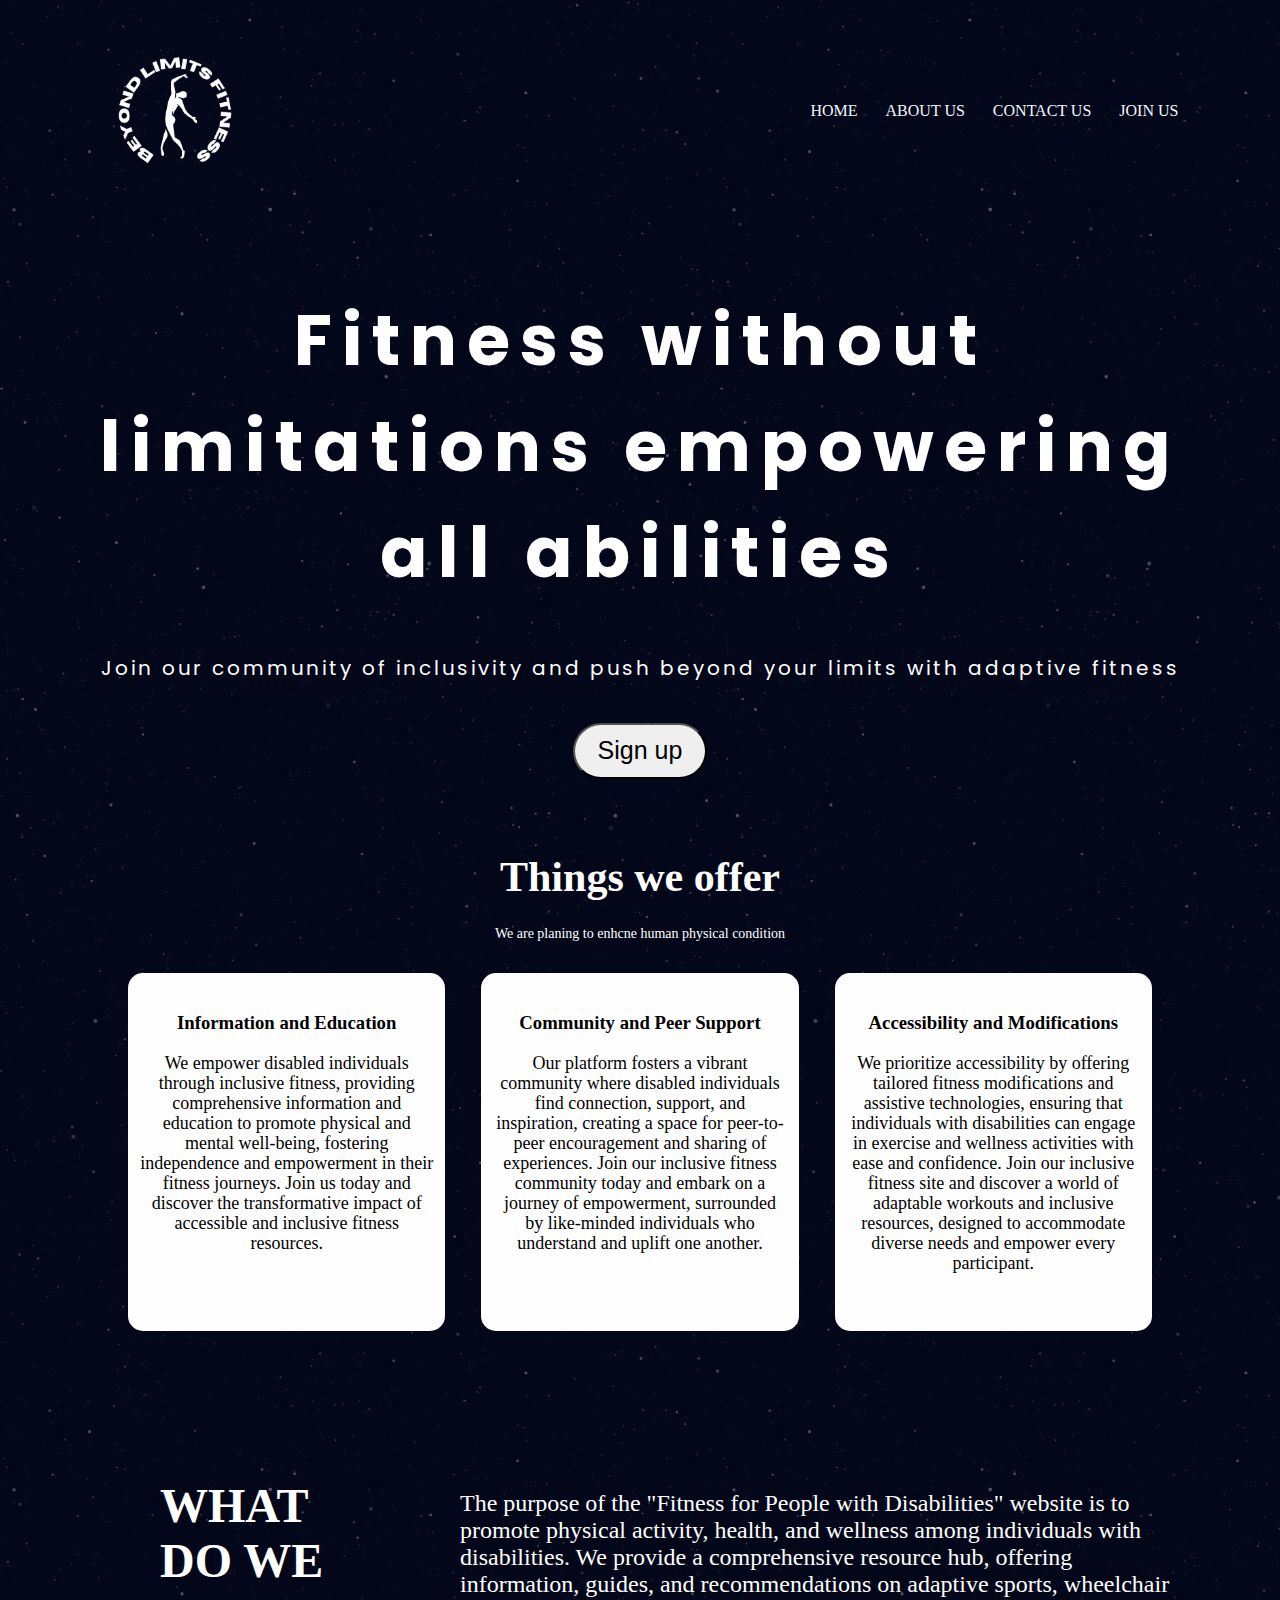
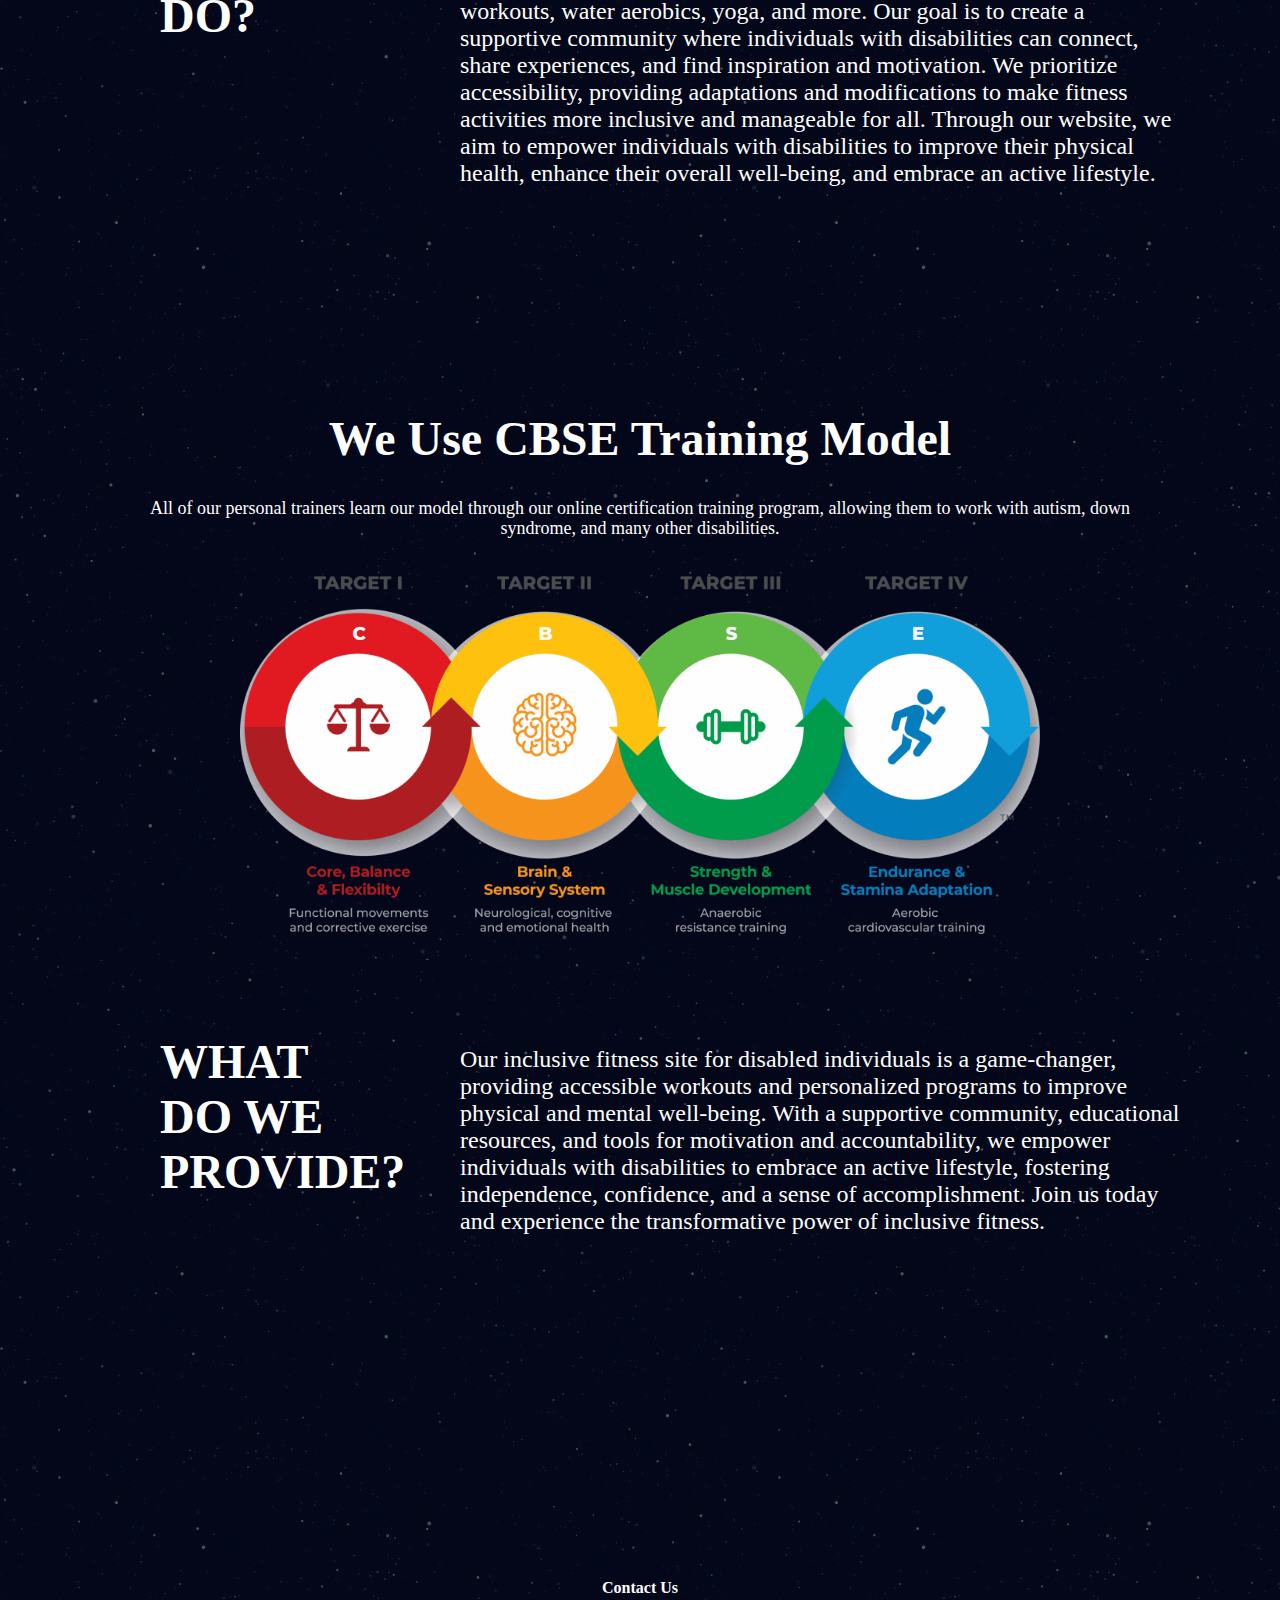
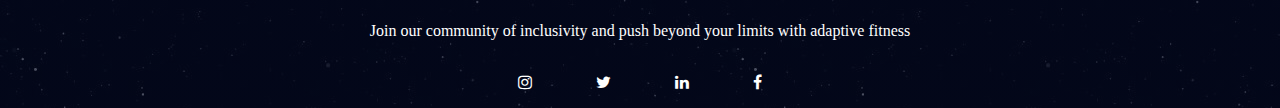
<file: index.html>
<!DOCTYPE html>
<html lang="en">
<head>
    <meta charset="UTF-8">
    <meta http-equiv="X-UA-Compatible" content="IE=edge">
    <meta name="viewport" content="width=device-width, initial-scale=1.0">
    <link rel="preconnect" href="https://fonts.googleapis.com">
    <link rel="preconnect" href="https://fonts.googleapis.com">
    <link rel="preconnect" href="https://fonts.gstatic.com" crossorigin>
    <link href="https://fonts.googleapis.com/css2?family=Poppins:wght@100;600&display=swap" rel="stylesheet">
    <link rel="stylesheet" href="https://cdnjs.cloudflare.com/ajax/libs/font-awesome/4.7.0/css/font-awesome.min.css">
    <link rel="stylesheet" href="https://cdnjs.cloudflare.com/ajax/libs/font-awesome/4.7.0/css/font-awesome.min.css">
    <link rel="stylesheet" href="styles.css">
    <title>Beyond Limits Fitness</title>
</head>
<body>
   <section class="header">
        <nav>
            <a href="index.html"><img src="Logo-removebg-preview.png"></a>
            <div class="nav-links">
                
                <ul>
                    <li><a href="index.html">HOME</a></li>
                    <li><a href="About.html">ABOUT US</a></li>
                    <li><a href="contactus.html">CONTACT US</a></li>
                    <li><a href="joinus.html">JOIN US</a></li>
                </ul>
            </div>
           
        </nav>


    

   </section>
    <div class="text-box">
    <h1>Fitness without limitations empowering all abilities</h1>
    <p>Join our community of inclusivity and push beyond your limits with adaptive fitness</p>
    <button><a href="signup.html">Sign up</a></button>
    </div>


    <section class="course">

            <h1>Things we offer</h1>
            <p>We are planing to enhcne human physical condition</p>

        <div class="row">

            <div class="course-col">
                <h3>Information and Education</h3>
                <p>We empower disabled individuals through inclusive fitness, providing comprehensive information and education to promote physical and mental well-being, fostering independence and empowerment in their fitness journeys. Join us today and discover the transformative impact of accessible and inclusive fitness resources.</p>
            </div>

            <div class="course-col">
                <h3>Community and Peer Support</h3>
                <p>Our platform fosters a vibrant community where disabled individuals find connection, support, and inspiration, creating a space for peer-to-peer encouragement and sharing of experiences. Join our inclusive fitness community today and embark on a journey of empowerment, surrounded by like-minded individuals who understand and uplift one another.




                </p>
            </div>

            <div class="course-col">
                <h3>Accessibility and Modifications</h3>
                <p>We prioritize accessibility by offering tailored fitness modifications and assistive technologies, ensuring that individuals with disabilities can engage in exercise and wellness activities with ease and confidence. Join our inclusive fitness site and discover a world of adaptable workouts and inclusive resources, designed to accommodate diverse needs and empower every participant.</p>
            </div>



        </div>


    </section>


    <section class="whoweare">
        <div class="rowwhoweare">

            
            <div class="colwho">
                <h1>WHAT DO WE DO?</h1>
            </div>

            <div class="colwho">
                <p>The purpose of the "Fitness for People with Disabilities" website is to promote physical activity, health, and wellness among individuals with disabilities. We provide a comprehensive resource hub, offering information, guides, and recommendations on adaptive sports, wheelchair workouts, water aerobics, yoga, and more. Our goal is to create a supportive community where individuals with disabilities can connect, share experiences, and find inspiration and motivation. We prioritize accessibility, providing adaptations and modifications to make fitness activities more inclusive and manageable for all. Through our website, we aim to empower individuals with disabilities to improve their physical health, enhance their overall well-being, and embrace an active lifestyle.</p>
            </div>
        </div>
            
    </section>

   .

    
    <section class="cbse">

        <h1>We Use CBSE Training Model</h1>
        <p>All of our personal trainers learn our model through our online certification training program, allowing them to work with autism, down syndrome, and many other disabilities.</p>
        <img src="cbse.png">

    </section>

    <section class="whoweare">
        <div class="rowwhoweare">

            
            <div class="colwho">
                <h1>WHAT DO WE PROVIDE?</h1>
            </div>

            <div class="colwho">
                <P>
                    Our inclusive fitness site for disabled individuals is a game-changer, providing accessible workouts and personalized programs to improve physical and mental well-being. With a supportive community, educational resources, and tools for motivation and accountability, we empower individuals with disabilities to embrace an active lifestyle, fostering independence, confidence, and a sense of accomplishment. Join us today and experience the transformative power of inclusive fitness.</P>
            </div>
        </div>
            
    </section>


  

    <section class="footer">
            <h4>Contact Us</h4>
            <P>Join our community of inclusivity and push beyond your limits with adaptive fitness</P>
            <div class="icons">
            
            <i class="fa fa-instagram" aria-hidden="true"></i>
            <i class="fa fa-twitter" aria-hidden="true"></i>
            <i class="fa fa-linkedin" aria-hidden="true"></i>
            <i class="fa fa-facebook" aria-hidden="true"></i>
            </div>


    </section>


    

</body>
</html>
</file>
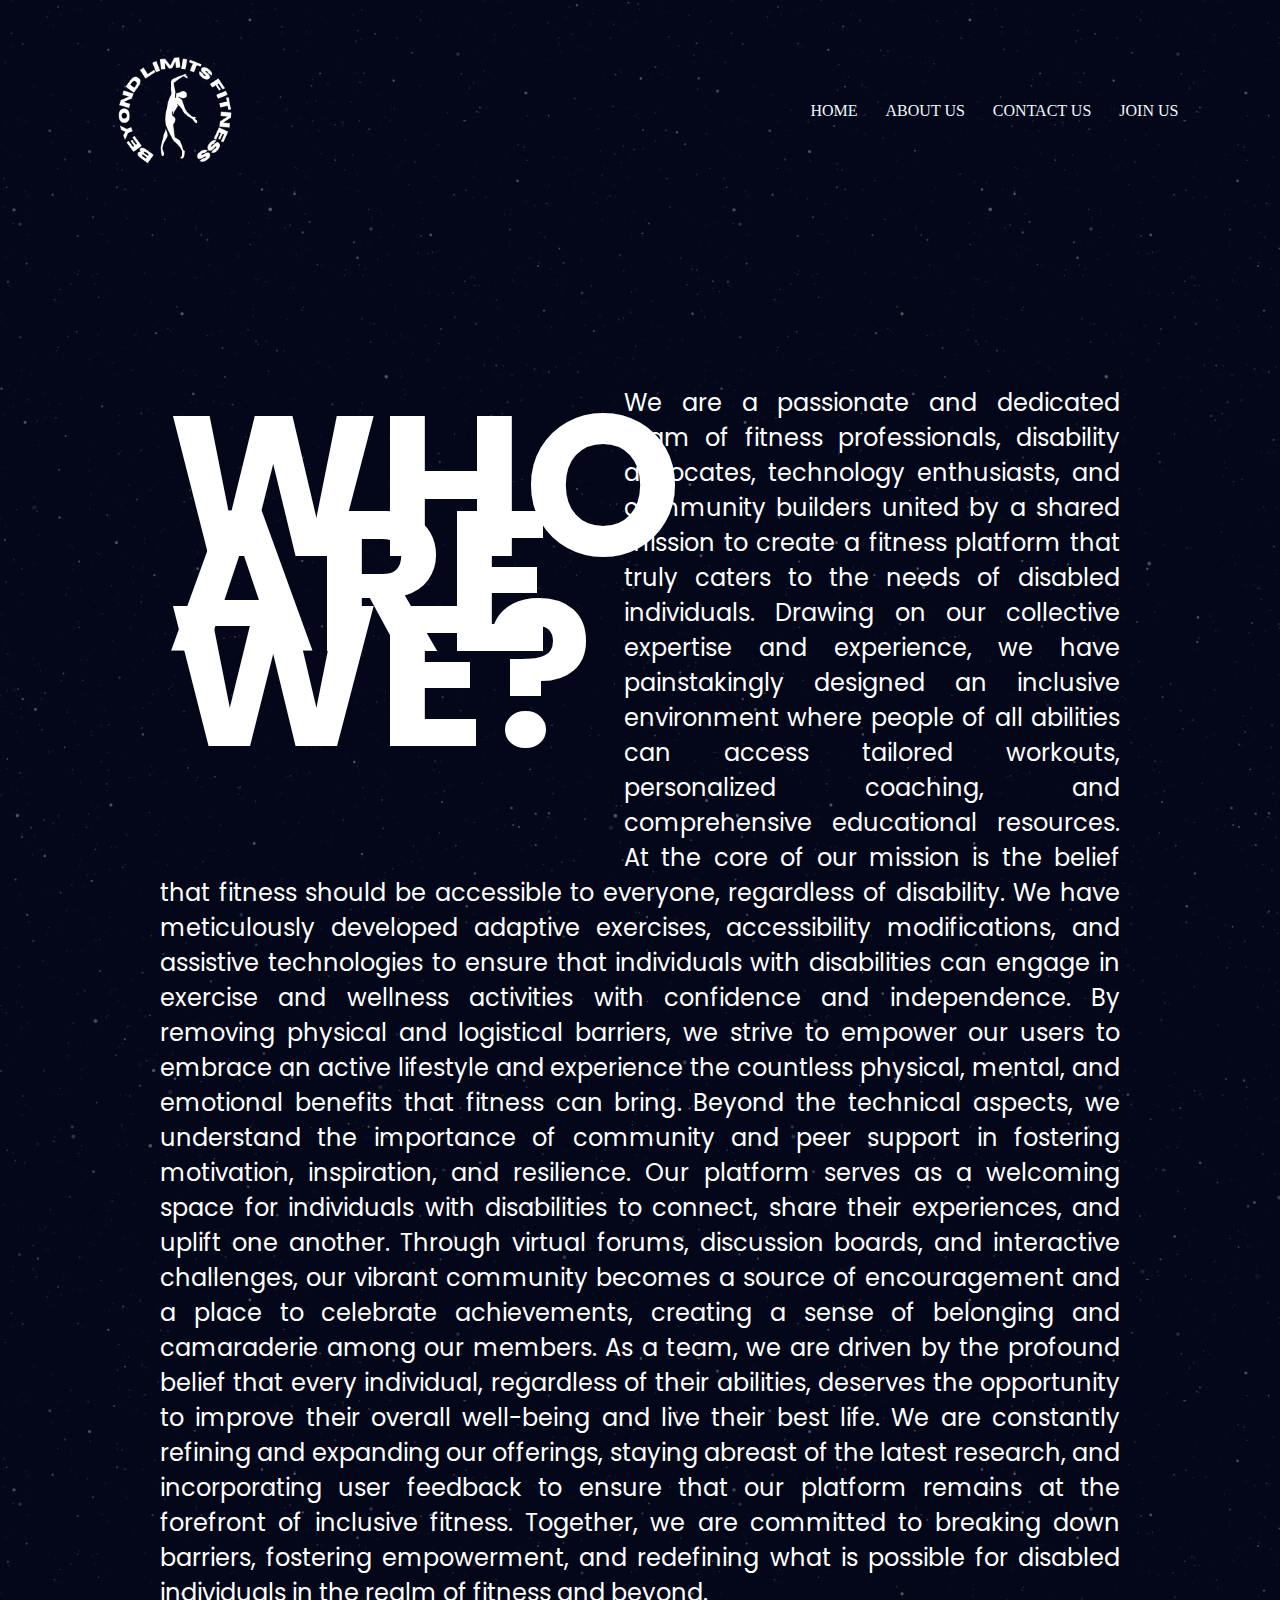
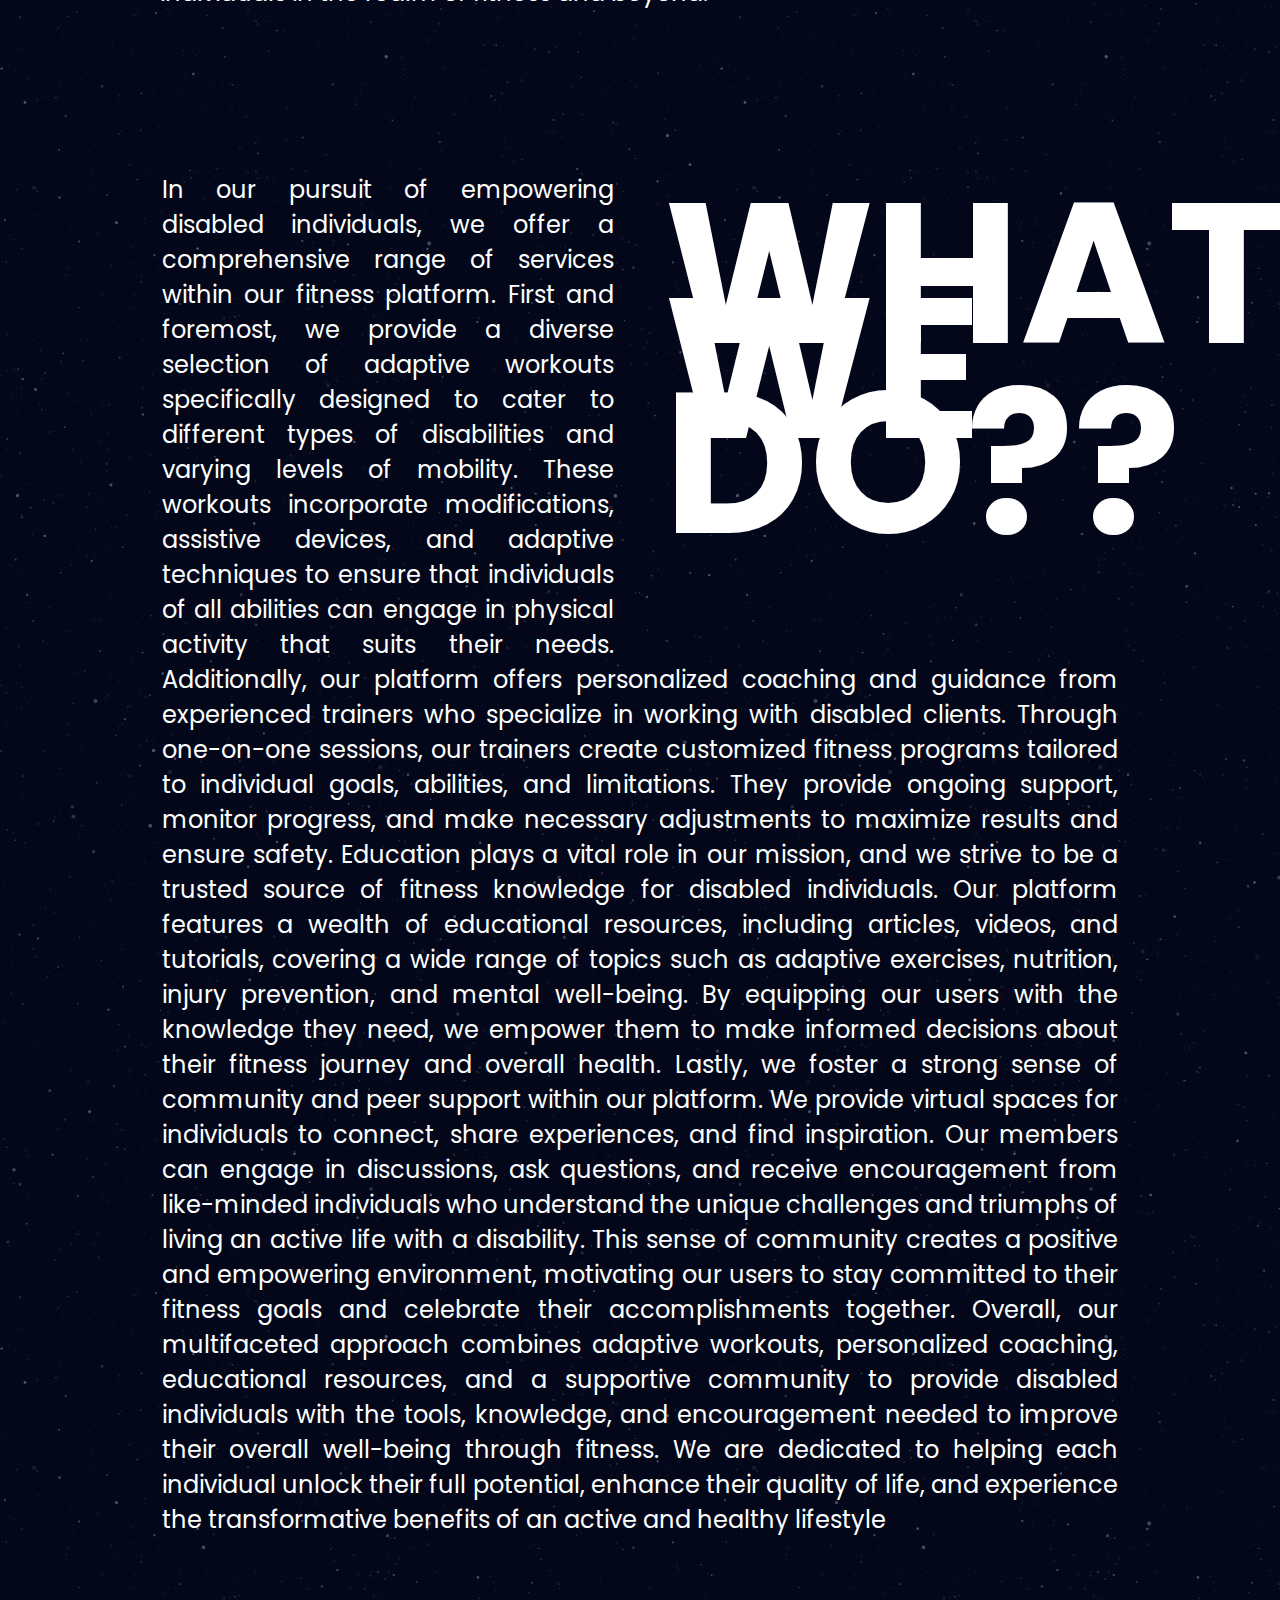
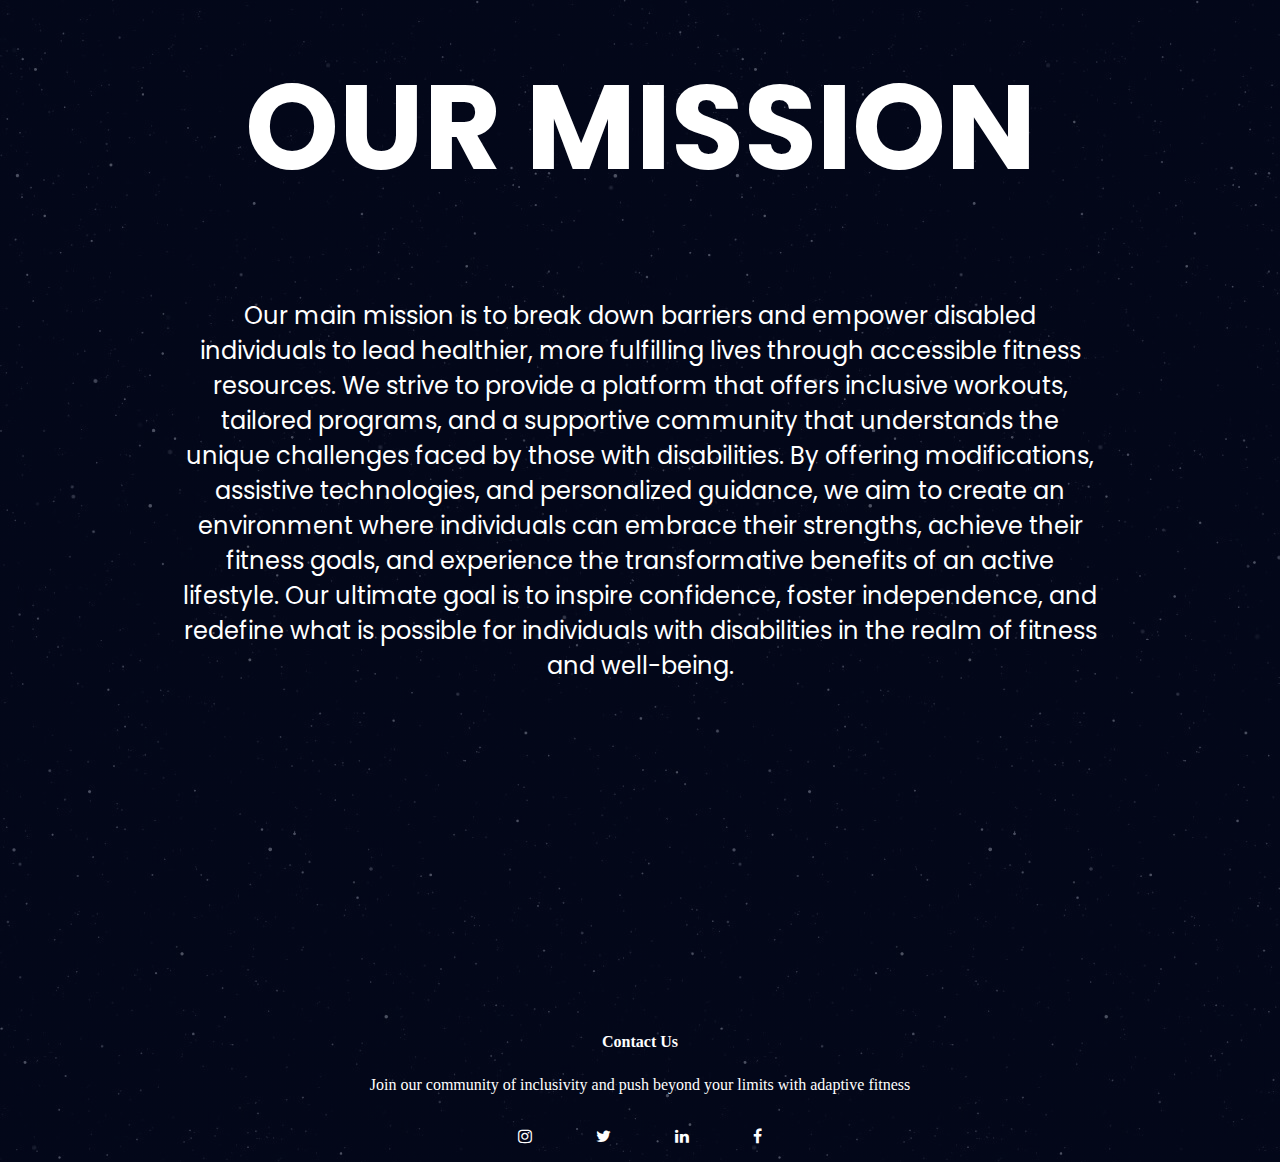
<file: About.html>
<!DOCTYPE html>
<html lang="en">
<head>
    <meta charset="UTF-8">
    <meta http-equiv="X-UA-Compatible" content="IE=edge">
    <meta name="viewport" content="width=device-width, initial-scale=1.0">
    <link rel="preconnect" href="https://fonts.googleapis.com">
    <link rel="preconnect" href="https://fonts.googleapis.com">
    <link rel="preconnect" href="https://fonts.gstatic.com" crossorigin>
    <link href="https://fonts.googleapis.com/css2?family=Poppins:wght@100;600&display=swap" rel="stylesheet">
    <link rel="stylesheet" href="https://cdnjs.cloudflare.com/ajax/libs/font-awesome/4.7.0/css/font-awesome.min.css">
    <link rel="stylesheet" href="https://cdnjs.cloudflare.com/ajax/libs/font-awesome/4.7.0/css/font-awesome.min.css">
    <link rel="stylesheet" href="styles.css">
    <title>Beyond Limits Fitness</title>
</head>
<body>
    <section class="header">
        <nav>
            <a href="index.html"><img src="Logo-removebg-preview.png"></a>
            <div class="nav-links">
                
                <ul>
                    <li><a href="http://127.0.0.1:5500/index.html">HOME</a></li>
                    <li><a href="http://127.0.0.1:5500/About.html">ABOUT US</a></li>
                    <li><a href="contactus.html">CONTACT US</a></li>
                    <li><a href="joinus.html">JOIN US</a></li>
                </ul>
            </div>
           
        </nav>



    <div class="bdytxt">

        <aside>
            <h1>WHO ARE WE?</h1>
        </aside>
    
        <p>We are a passionate and dedicated team of fitness professionals, disability advocates, technology enthusiasts, and community builders united by a shared mission to create a fitness platform that truly caters to the needs of disabled individuals. Drawing on our collective expertise and experience, we have painstakingly designed an inclusive environment where people of all abilities can access tailored workouts, personalized coaching, and comprehensive educational resources.
            At the core of our mission is the belief that fitness should be accessible to everyone, regardless of disability. We have meticulously developed adaptive exercises, accessibility modifications, and assistive technologies to ensure that individuals with disabilities can engage in exercise and wellness activities with confidence and independence. By removing physical and logistical barriers, we strive to empower our users to embrace an active lifestyle and experience the countless physical, mental, and emotional benefits that fitness can bring.       
            Beyond the technical aspects, we understand the importance of community and peer support in fostering motivation, inspiration, and resilience. Our platform serves as a welcoming space for individuals with disabilities to connect, share their experiences, and uplift one another. Through virtual forums, discussion boards, and interactive challenges, our vibrant community becomes a source of encouragement and a place to celebrate achievements, creating a sense of belonging and camaraderie among our members.           
            As a team, we are driven by the profound belief that every individual, regardless of their abilities, deserves the opportunity to improve their overall well-being and live their best life. We are constantly refining and expanding our offerings, staying abreast of the latest research, and incorporating user feedback to ensure that our platform remains at the forefront of inclusive fitness. Together, we are committed to breaking down barriers, fostering empowerment, and redefining what is possible for disabled individuals in the realm of fitness and beyond. </p>

       
    </div>

    <div class="bdytxt1">

        <aside>
            <h1>WHAT  WE DO??</h1>
        </aside>
    
        <p>
            In our pursuit of empowering disabled individuals, we offer a comprehensive range of services within our fitness platform. First and foremost, we provide a diverse selection of adaptive workouts specifically designed to cater to different types of disabilities and varying levels of mobility. These workouts incorporate modifications, assistive devices, and adaptive techniques to ensure that individuals of all abilities can engage in physical activity that suits their needs.      
            Additionally, our platform offers personalized coaching and guidance from experienced trainers who specialize in working with disabled clients. Through one-on-one sessions, our trainers create customized fitness programs tailored to individual goals, abilities, and limitations. They provide ongoing support, monitor progress, and make necessary adjustments to maximize results and ensure safety.        
            Education plays a vital role in our mission, and we strive to be a trusted source of fitness knowledge for disabled individuals. Our platform features a wealth of educational resources, including articles, videos, and tutorials, covering a wide range of topics such as adaptive exercises, nutrition, injury prevention, and mental well-being. By equipping our users with the knowledge they need, we empower them to make informed decisions about their fitness journey and overall health.          
            Lastly, we foster a strong sense of community and peer support within our platform. We provide virtual spaces for individuals to connect, share experiences, and find inspiration. Our members can engage in discussions, ask questions, and receive encouragement from like-minded individuals who understand the unique challenges and triumphs of living an active life with a disability. This sense of community creates a positive and empowering environment, motivating our users to stay committed to their fitness goals and celebrate their accomplishments together.
            Overall, our multifaceted approach combines adaptive workouts, personalized coaching, educational resources, and a supportive community to provide disabled individuals with the tools, knowledge, and encouragement needed to improve their overall well-being through fitness. We are dedicated to helping each individual unlock their full potential, enhance their quality of life, and experience the transformative benefits of an active and healthy lifestyle </p>

       
    </div>

    <div class="ourmission">

        <h1>OUR MISSION</h1>
        <p>Our main mission is to break down barriers and empower disabled individuals to lead healthier, more fulfilling lives through accessible fitness resources. We strive to provide a platform that offers inclusive workouts, tailored programs, and a supportive community that understands the unique challenges faced by those with disabilities. By offering modifications, assistive technologies, and personalized guidance, we aim to create an environment where individuals can embrace their strengths, achieve their fitness goals, and experience the transformative benefits of an active lifestyle. Our ultimate goal is to inspire confidence, foster independence, and redefine what is possible for individuals with disabilities in the realm of fitness and well-being.</p>
    </div>


    <section class="footer">
        <h4>Contact Us</h4>
        <P>Join our community of inclusivity and push beyond your limits with adaptive fitness</P>
        <div class="icons">
        
        <i class="fa fa-instagram" aria-hidden="true"></i>
        <i class="fa fa-twitter" aria-hidden="true"></i>
        <i class="fa fa-linkedin" aria-hidden="true"></i>
        <i class="fa fa-facebook" aria-hidden="true"> </i>
        </div>


</section>

    
</body>
</html>
</file>
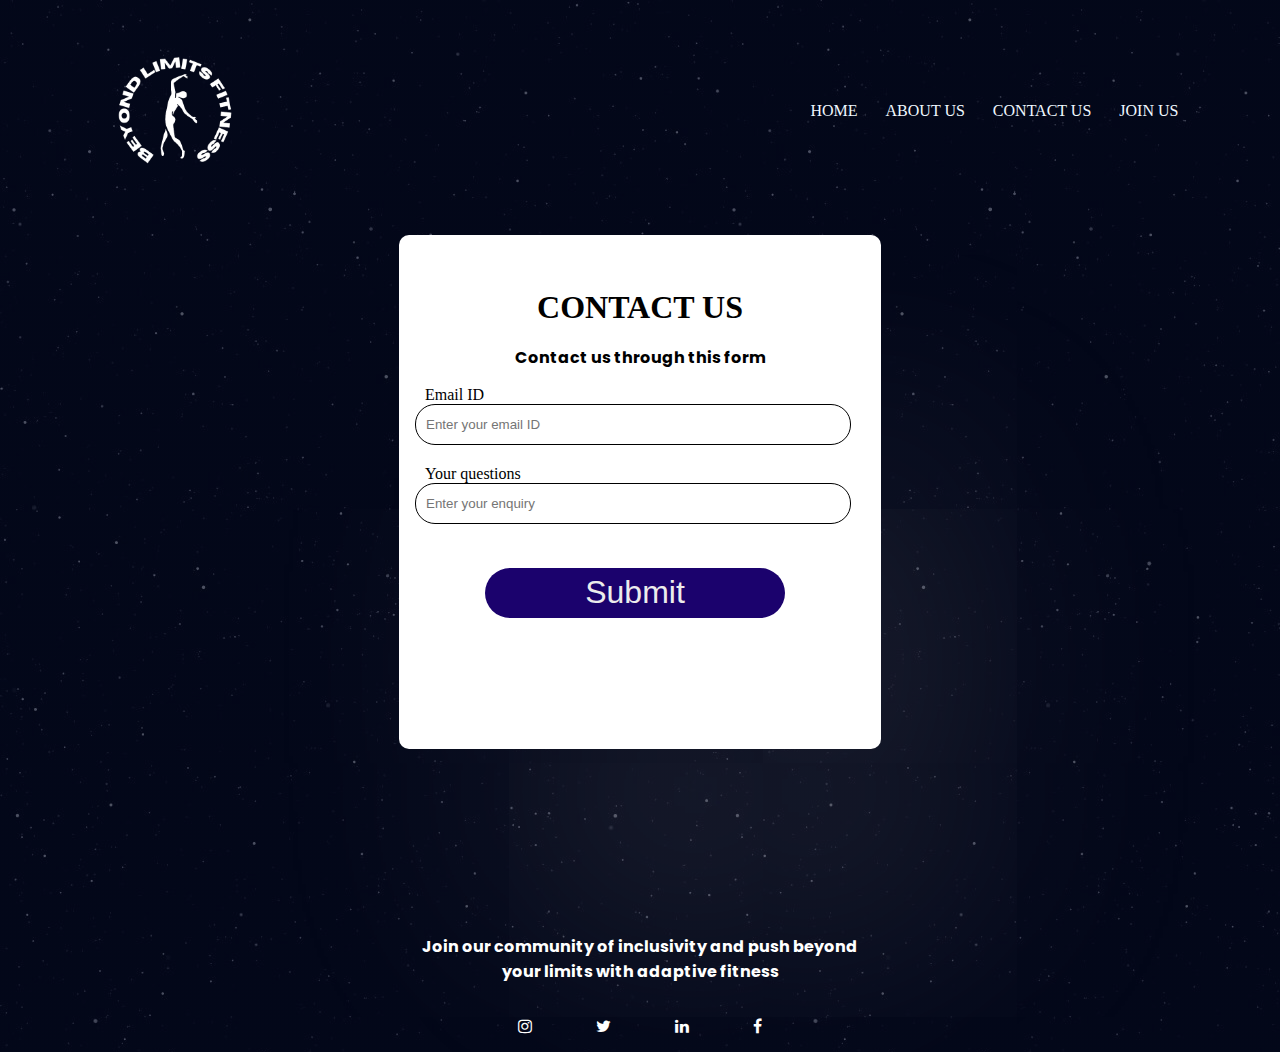
<file: contactus.html>
<!DOCTYPE html>
<html lang="en">
<head>
    <meta charset="UTF-8">
    <meta name="viewport" content="width=device-width, initial-scale=1.0">
    <meta name="viewport" content="width=device-width, initial-scale=1.0">
    <link rel="preconnect" href="https://fonts.googleapis.com">
    <link rel="preconnect" href="https://fonts.googleapis.com">
    <link rel="preconnect" href="https://fonts.gstatic.com" crossorigin>
    <link href="https://fonts.googleapis.com/css2?family=Poppins:wght@100;600&display=swap" rel="stylesheet">
    <link rel="stylesheet" href="https://cdnjs.cloudflare.com/ajax/libs/font-awesome/4.7.0/css/font-awesome.min.css">
    <link rel="stylesheet" href="https://cdnjs.cloudflare.com/ajax/libs/font-awesome/4.7.0/css/font-awesome.min.css">
    <link rel=  "stylesheet" href="styles.css">
    <title>Beyond Limits Fitness</title>
</head>
<body>
    <section class="header">
        <nav>
            <a href="index.html"><img src="Logo-removebg-preview.png"></a>
            <div class="nav-links">
                
                <ul>
                    <li><a href="index.html">HOME</a></li>
                    <li><a href="About.html">ABOUT US</a></li>
                    <li><a href="contactus.html">CONTACT US</a></li>
                    <li><a href="joinus.html">JOIN US</a></li>
                </ul>
            </div>
           
        </nav>
   </section>



   <div class="wrapper2">
    <h1>CONTACT US</h1>
    <p>Contact us through this form</p>
    <form action="https://formspree.io/f/xknadqnz" method="POST">
    <label for="email">Email ID</label>
    <input type="text" id="email"  name="email" placeholder="Enter your email ID">
    
    <label for="q">Your questions</label>
    <input type="text" id="q" name="q" placeholder="Enter your enquiry">

    
         
        <button type="submit">Submit</button>
    </form>

















   <section class="footer">
   
    <P>Join our community of inclusivity and push beyond your limits with adaptive fitness</P>
    <div class="icons">
    
    <i class="fa fa-instagram" aria-hidden="true"></i>
    <i class="fa fa-twitter" aria-hidden="true"></i>
    <i class="fa fa-linkedin" aria-hidden="true"></i>
    <i class="fa fa-facebook" aria-hidden="true"></i>
    </div>


   </section>
    
</body>
</html>
</file>
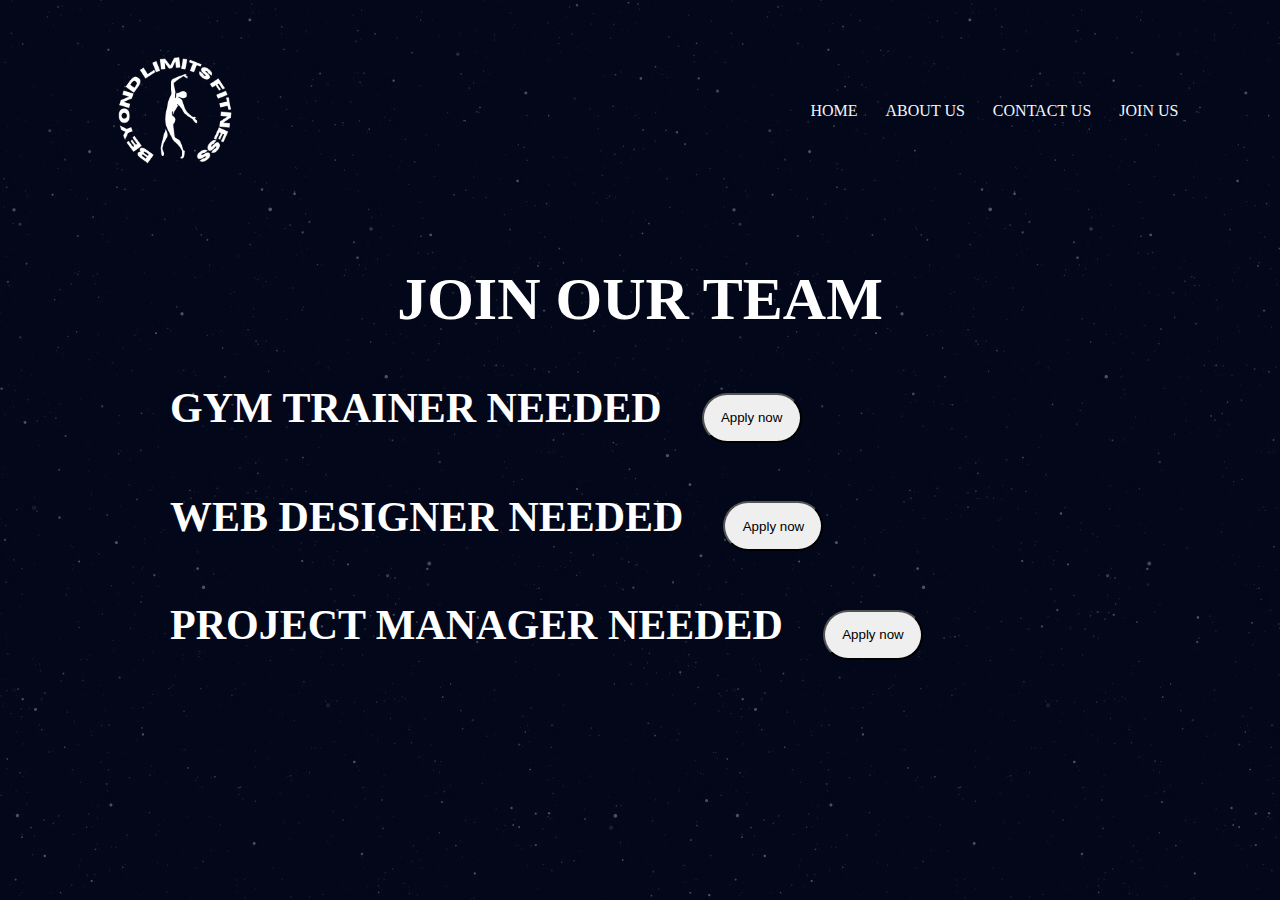
<file: joinus.html>
<!DOCTYPE html>
<html lang="en">
<head>
    <meta charset="UTF-8">
    <meta name="viewport" content="width=device-width, initial-scale=1.0">
    <link rel="preconnect" href="https://fonts.googleapis.com">
    <link rel="preconnect" href="https://fonts.googleapis.com">
    <link rel="preconnect" href="https://fonts.gstatic.com" crossorigin>
    <link href="https://fonts.googleapis.com/css2?family=Poppins:wght@100;600&display=swap" rel="stylesheet">
    <link rel="stylesheet" href="https://cdnjs.cloudflare.com/ajax/libs/font-awesome/4.7.0/css/font-awesome.min.css">
    <link rel="stylesheet" href="https://cdnjs.cloudflare.com/ajax/libs/font-awesome/4.7.0/css/font-awesome.min.css">
    <link rel="stylesheet" href="styles.css">
    <title>Beyond Limits Fitness</title>
</head>
<body>
    <section class="header">
        <nav>
            <a href="index.html"><img src="Logo-removebg-preview.png"></a>
            <div class="nav-links">
                
                <ul>
                    <li><a href="http://127.0.0.1:5500/index.html">HOME</a></li>
                    <li><a href="http://127.0.0.1:5500/About.html">ABOUT US</a></li>
                    <li><a href="contactus.html">CONTACT US</a></li>
                    <li><a href="joinus.html">JOIN US</a></li>
                </ul>
            </div>
           
        </nav>
   </section>


   <div class="main">
    <H1>JOIN OUR TEAM</H1>

    <div class="jobs">
        <h2>GYM TRAINER NEEDED<BUtton><a href="JOINUSFORM.HTML">Apply now</a></BUtton></h2> 
        <h2>WEB DESIGNER NEEDED<BUtton><a href="JOINUSFORM.HTML">Apply now</a></BUtton></h2> 
        <h2>PROJECT MANAGER NEEDED<BUtton><a href="JOINUSFORM.HTML">Apply now</a></BUtton></h2> 
    </div>
   </div>
    
</body>
</html>
</file>
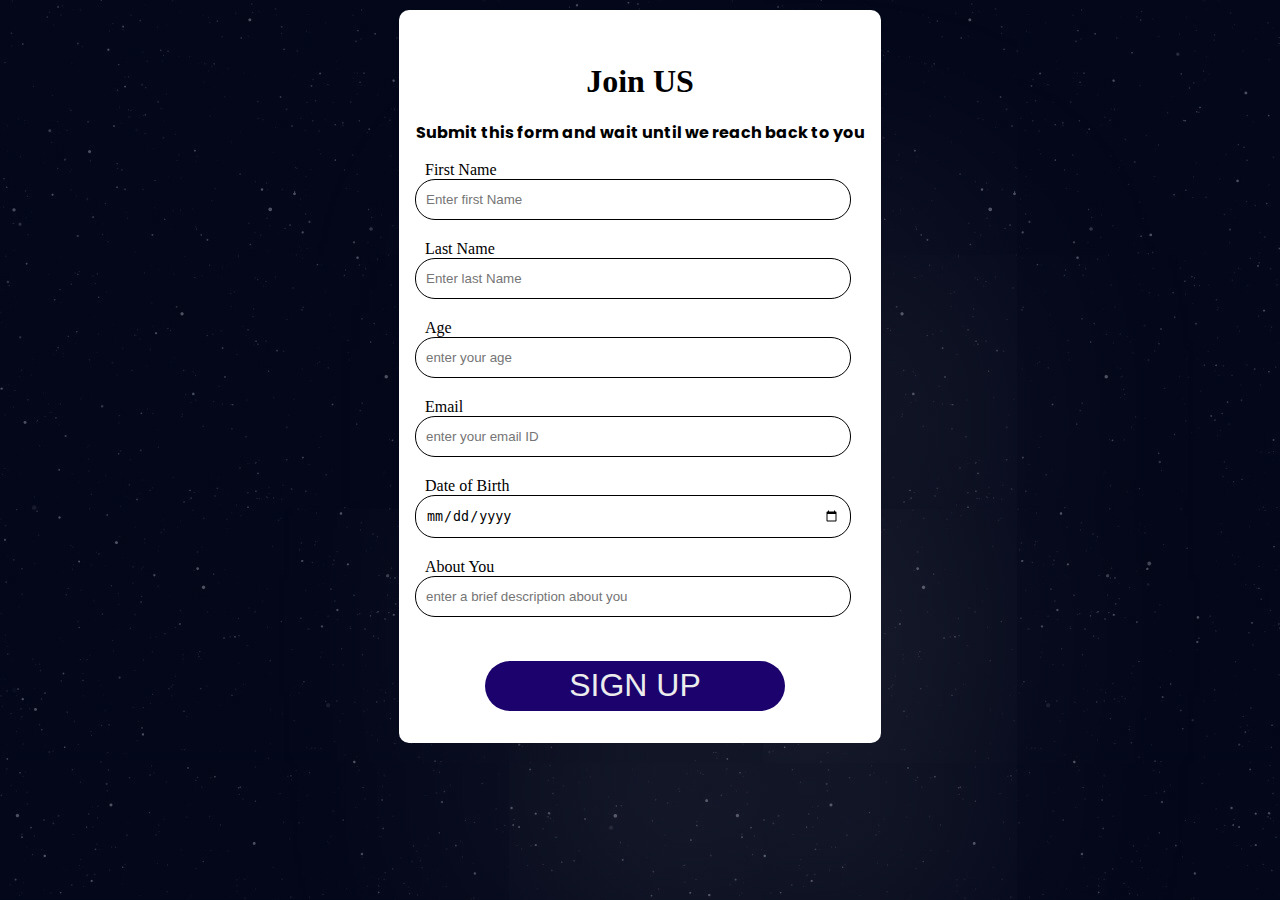
<file: JOINUSFORM.HTML>
<!DOCTYPE html>
<html lang="en">
<head>
    <meta charset="UTF-8">
    <meta name="viewport" content="width=device-width, initial-scale=1.0">
    <link rel="preconnect" href="https://fonts.googleapis.com">
    <link rel="preconnect" href="https://fonts.googleapis.com">
    <link rel="preconnect" href="https://fonts.gstatic.com" crossorigin>
    <link href="https://fonts.googleapis.com/css2?family=Poppins:wght@100;600&display=swap" rel="stylesheet">
    <link rel="stylesheet" href="https://cdnjs.cloudflare.com/ajax/libs/font-awesome/4.7.0/css/font-awesome.min.css">
    <link rel="stylesheet" href="https://cdnjs.cloudflare.com/ajax/libs/font-awesome/4.7.0/css/font-awesome.min.css">
    <link rel="stylesheet" href="styles.css">
    <title>Beyond Limits Fitness</title>
</head>
<body>

    <div class="wrapper">
        <h1>Join US</h1>
        <p>Submit this form and wait until we reach back to you</p>
        <form action="https://formspree.io/f/xknadqnz" method="POST">
        <label for="firstname">First Name</label>
        <input type="text" id="firstname"  name="firstname" placeholder="Enter first Name">
        
        <label for="lastname">Last Name</label>
        <input type="text" id="lastname" name="lastname" placeholder="Enter last Name">

        <label for="age">Age</label>
        <input type="number" id="age" name="age" placeholder="enter your age">
        
        <label for="email">Email</label>
        <input type="text" id="email" name="email" placeholder="enter your email ID">
    
     
        <label for="dob">Date of Birth</label>
        <input type="date" id="dob" name="dob" placeholder="enter your DOB">

        <label for="rsn">About You</label>
        <input type="text" id="rsn" name="rsn" placeholder="enter a brief description about you">
             
            <button type="submit">SIGN UP</button>
        </form>
        
        
        
    </div>

    
</body>
</html>
</file>
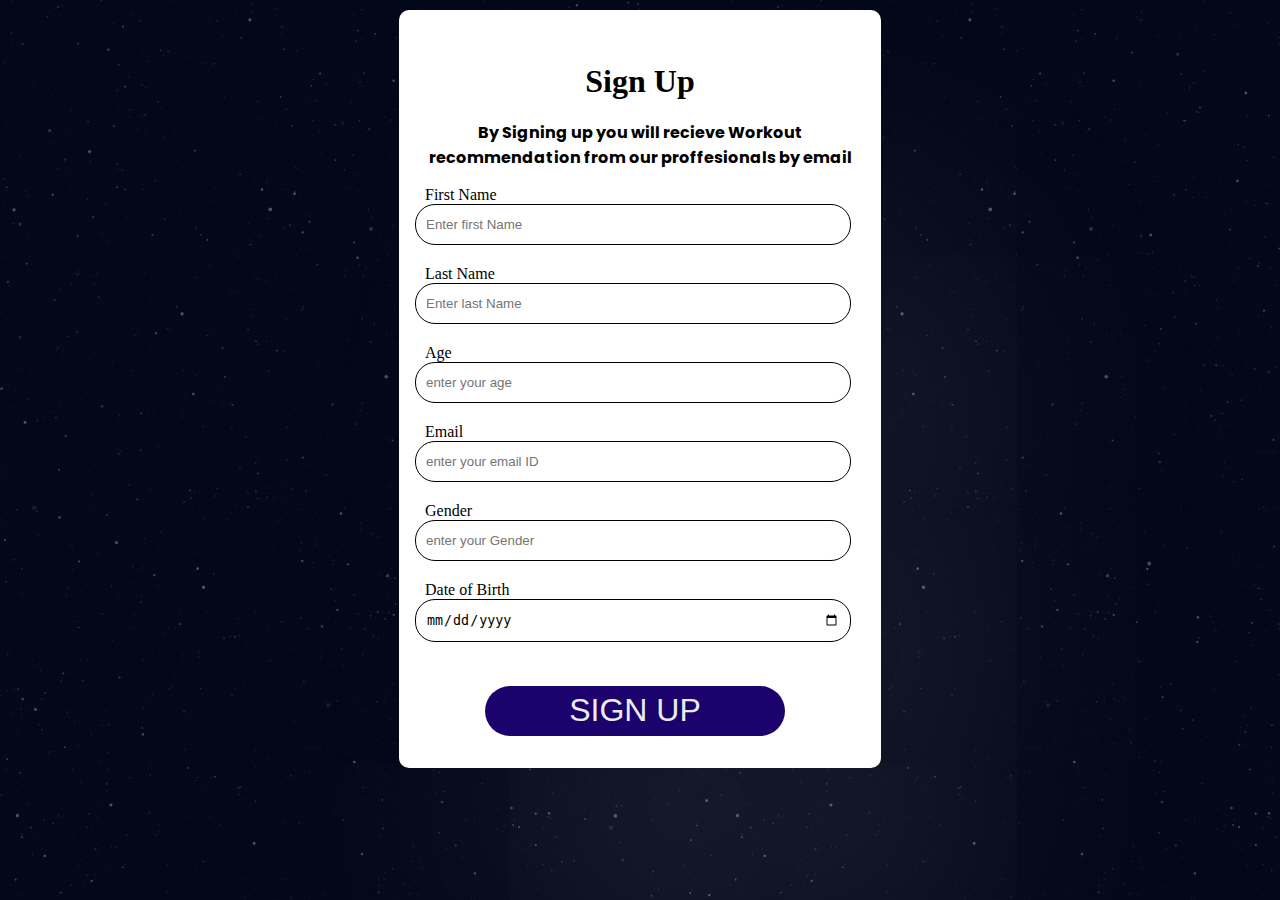
<file: signup.html>
<!DOCTYPE html>
<html lang="en">
<head>
    <meta charset="UTF-8">
    <meta name="viewport" content="width=device-width, initial-scale=1.0">
    <link rel="preconnect" href="https://fonts.googleapis.com">
    <link rel="preconnect" href="https://fonts.googleapis.com">
    <link rel="preconnect" href="https://fonts.gstatic.com" crossorigin>
    <link href="https://fonts.googleapis.com/css2?family=Poppins:wght@100;600&display=swap" rel="stylesheet">
    <link rel="stylesheet" href="https://cdnjs.cloudflare.com/ajax/libs/font-awesome/4.7.0/css/font-awesome.min.css">
    <link rel="stylesheet" href="https://cdnjs.cloudflare.com/ajax/libs/font-awesome/4.7.0/css/font-awesome.min.css">
    <link rel="stylesheet" href="styles.css">
    <title>Beyond Limits Fitness</title>
</head>
<body>
    <div class="wrapper">
        <h1>Sign Up</h1>
        <p>By Signing up you will recieve Workout recommendation from our proffesionals by email</p>
        <form action="https://formspree.io/f/xknadqnz" method="POST">
        <label for="firstname">First Name</label>
        <input type="text" id="firstname"  name="firstname" placeholder="Enter first Name">
        
        <label for="lastname">Last Name</label>
        <input type="text" id="lastname" name="lastname" placeholder="Enter last Name">

        <label for="age">Age</label>
        <input type="number" id="age" name="age" placeholder="enter your age">
        
        <label for="email">Email</label>
        <input type="text" id="email" name="email" placeholder="enter your email ID">
    
        <label for="gender">Gender</label>
        <input type="text" id="gender" name="gender" placeholder="enter your Gender">
     
        <label for="dob">Date of Birth</label>
        <input type="date" id="dob" name="dob" placeholder="enter your DOB">
             
            <button type="submit">SIGN UP</button>
        </form>
        
        
        
    </div>

   



</body>
</html>
</file>
<file: styles.css>
body
{

    margin: 0;
    padding: 0; 
    background-image:linear-gradient(rgba(4,9,30,0.7),rgba(4,9,30,0.7)),url(bgimg.jpeg) ;
    
     
}



::-webkit-scrollbar {
    display: none;
}

.header 
{
    min-height: 10vh;
    width: 100%;
    position: relative;
    
}

.header img
{
    width: 170px;
}


.header nav
{
    display: flex;
    padding: 2% 7%;
    justify-content:space-between;
    align-items:center ;
    
    

}


.nav-links
{
    flex: 1;
    text-align: right;
}


.nav-links ul li
{
    list-style: none;
    display:inline-block;
    padding: 2px 12px;
    position: relative;

}


.nav-links ul li a
{
    color: aliceblue;
    text-decoration: none;
}


.nav-links ul li  ::after
{
 content: '';
 width: 0%;
 height: 3px;
 background: rgb(255, 254, 254);
 display: block;
 margin: auto;
 transition: 0.5s;
}


.nav-links ul li  :hover::after
{
    width: 100%;
}


.text-box
{
    width: 90%;
    color: #ffffff;
    position: absolute;
    top: 50%;
    left: 50%;
    transform: translate(-50%,-50%);
    text-align: center;
}


.text-box h1
{
    font-size: 70px;
    font-family: 'Poppins', sans-serif;
    letter-spacing: 10px;
    padding-top: 120px;
    
}


.text-box p
{
    margin:10px 0px 40px;
    font-family: 'Poppins', sans-serif;
    letter-spacing: 3px;
    font-size: 20px;
}


.text-box button
{
    padding: 1% 2%;
    border-radius: 50px;
    position: relative;
    cursor: pointer;
    border-color: black;
    transition: 1s;
}


.text-box button a
{
  text-decoration: none;
  color: black;
  font-size: 25px;

}


.text-box button:hover
{
    border-color: rgb(255, 255, 255);
    box-shadow: 0 0 50px 0px rgb(152, 152, 152);

    
}

nav .fa
{
    display: block;
    color: gray;
    margin: 10px;
    font-size: 22px;
    cursor: pointer;
}


@media(max-width:700px)
{
    .header img
    {
     width: 100px;
    }
    .text-box h1
    {
        font-size: 20px;
        padding-left: 30px;
        position: absolute;
        padding-top: 0px;
    }
    .text-box p 
    {
        font-size: 10px;
        padding-top: 130px;
    }

    .nav-links ul li
    {
    display:block;
    font-size: 12px;
    }
    .nav-links
    {
        padding-bottom: 0px;
    }
    
    .row
    {
        flex-direction: column;
    }

    
}


.course
{
    width: 80%;
    margin:auto;
    text-align: center;
    padding-top: 600px;
    color: #f5f1f1;
}


.course h1
{
    color: #ffffff;
    font-size: 42px;
    font-weight: 600;
}


.course p
{
    color:#ffffff;
    font-size: 14px;
    font-weight: 300;
    line-height: 10px;
    padding-bottom: 20px;
}


.row
{
    margin: top 5%;
    display: flex;
    justify-content: space-between;
}

.course-col
{
    flex-basis: 31%;
    background-color:rgb(255, 254, 254);
    border-radius: 15px;
    margin-bottom: 5%;
    padding: 20px 12px;
    box-sizing: border-box;
    transition: 0.5s;
}

.row p
{
    font-size: 18px;
    color: black;
    line-height: 20px;
    
}

.row h3
{
    color: black;
}

.course-col:hover
{
    box-shadow: 0 0 50px 0px rgb(152, 152, 152);
}


.cbse
{
    width: 80%;
    margin:auto;
    text-align: center;
    padding-top: 150px;
    color: #f5f1f1;
}


.cbse h1
{
    color: #ffffff;
    font-size: 48px;
    font-weight: 600;
}


.cbse p
{
    color:#ffffff;
    font-size: 18px;
    font-weight: 300;
    line-height: 20px;
    padding-bottom: 20px;
}

.cbserow
{
    margin: top 5%;
    display: flex;
    justify-content: space-between;
}

.donate
{
    color: #ffffff;
    text-align: center;
    padding-top: 70px;
}


.donate h1 button
{
    padding: 1% 2%;
    border-radius: 50px;
    position: relative;
    cursor: pointer;
    border-color: black;
    transition: 1s;
}


.donate h1 button a
{
  text-decoration: none;
  color: black;
  font-size: 25px;

}


.donate h1 button:hover
{
    border-color: rgb(255, 255, 255);
    box-shadow: 0 0 50px 0px rgb(152, 152, 152);

    
}

.whoweare
{
    color: #ffffff;
    display:flex;

}
.cbse img{
    width: 800px;
}

.colwho h1
{
    padding-left: 160px;
    font-size: 48px;
    font-weight: 600;
    text-align: left;
    width: 200px;
}



.colwho p
{
    padding-top: 20px;
    text-align: left;
    font-size: 24px;
    font-weight: 100;
    padding-left: 100px;
    padding-right: 100px;
}

.rowwhoweare
{
    margin: top 5%;
    display: flex;
    
}

.colwho
{
    border-radius: 15px;
    margin-top: 5%;
    box-sizing: border-box;
}

.footer
{
    width:100%;
    text-align: center;
    padding-top: 300px;
    color: #ffffff;
}

.footer h4
{
    margin-bottom: 25px;
    margin-top: 20px;
    font-weight: 600;
}

.icons .fa
{
    color: #ffffff;
    cursor: pointer;
    padding: 18px 0;
    margin: 0 30px;
}


.bdytxt
{
    color: #ffffff;       
}
.bdytxt aside
{
    font-family: 'Poppins', sans-serif;
    width: 35%;
    padding-top: 5rem;
    padding-right: 10rem;
    margin-right: .5rem;
    float: right;
    font-size: 100px;
    font-weight: 900px;
   
}

       
.bdytxt p {
    text-align:justify;
    padding-left: 10rem;
    padding-right: 10rem;
    padding-top: 160px;
    margin: 0rem;
    font-size: 24px;
    font-family: 'Poppins', sans-serif;
}

.bdytxt aside
{
    font-family: 'Poppins', sans-serif;
    width: 35%;
    padding-top: 5rem;
    padding-left: 10rem;
    margin-left: .5rem;
    line-height: 95%;
    padding-right: 0px;
    padding-bottom: 0px;
    float:left;
    font-size: 100px;
    font-weight: 900px;
}

.bdytxt1
{
    color: #ffffff;       
}
.bdytxt1 aside
{
    font-family: 'Poppins', sans-serif;
    width: 35%;
    padding-top: 5rem;
    padding-right: 10rem;
    margin-right: .5rem;
    float: right;
    padding-left: 50px;
    line-height: 95%;
    font-size: 100px;
    font-weight: 900px;
   
}

       
.bdytxt1 p {
    text-align:justify;
    padding-left: 10rem;
    padding-right: 10rem;
    padding-top: 160px;
    margin: .1rem;
    font-size: 24px;
    font-family: 'Poppins', sans-serif;
}

.bdytxt1 aside
{
    font-family: 'Poppins', sans-serif;
    width: 35%;
    padding-top: 5rem;
    padding-right: 10rem;
    margin-right: .5rem;
    float: right;
    font-size: 100px;
    font-weight: 900px;
}


.ourmission
{
display: inline;
}

.ourmission h1
{
    padding-top: 20px;
    color: #ffffff;
    text-align: center;
    font-size: 120px;
    font-family: 'Poppins', sans-serif;

}

.ourmission p
{
   color: #ffffff;
   font-size: 24px;
   font-family: 'Poppins', sans-serif;
   margin: 30px 180px;
   text-align: center;
   
    
}

.wrapper
{
   
    width: 450px;
    padding: 2rem 1rem;
    margin: 10px auto;
    background-color: #ffffff;
    border-radius: 10px;
    box-shadow: 100px 200px 305px rgba(242, 238, 238, 0.1);

}
.wrapper p{
    font-family: 'Poppins', sans-serif;
    font-weight:bold;
    text-align:center;
}

.wrapper h1
{
    text-align: center;
    margin-bottom: 1.2rem;
    color: #000000;
}


.wrapper form input
{
    width: 92%;
    outline: none;
    border: 1px solid #000000;
    padding: 12px 10px;
    margin-bottom: 20px;
    border-radius: 20px;
    background: #ffffff;

}
.wrapper form label
{
     text-align:left;
     margin-left: 10px;
     
}




.wrapper button
{
    margin-left: 70px;
    font-size: 2rem;
    font-weight: 1000px;
    margin-top: 1.5rem;
    border-radius: 50px;
    outline: none;
    border: none;
    width: 300px;
    height: 50px;
    background-color: #1b026d;
    color: #ececec;
    cursor: pointer;

}

.wrapper button a{
  font-weight: bolder;
}

.wrapper2
{
   
    width: 450px;
    height: 450px;
    padding: 2rem 1rem;
    margin: 10px auto;
    background-color: #ffffff;
    border-radius: 10px;
    box-shadow: 100px 200px 305px rgba(242, 238, 238, 0.1);

}
.wrapper2 p{
    font-family: 'Poppins', sans-serif;
    font-weight:bold;
    text-align:center;
}

.wrapper2 h1
{
    text-align: center;
    margin-bottom: 1.2rem;
    color: #000000;
}


.wrapper2 form input
{
    width: 92%;
    outline: none;
    border: 1px solid #000000;
    padding: 12px 10px;
    margin-bottom: 20px;
    border-radius: 20px;
    background: #ffffff;

}
.wrapper2 form label
{
     text-align:left;
     margin-left: 10px;
     
}




.wrapper2 button
{
    margin-left: 70px;
    font-size: 2rem;
    font-weight: 1000px;
    margin-top: 1.5rem;
    border-radius: 50px;
    outline: none;
    border: none;
    width: 300px;
    height: 50px;
    background-color: #1b026d;
    color: #ececec;
    cursor: pointer;

}

.wrapper2 button a{
  font-weight: bolder;
}


.main h1
{
color: #ffffff;
font-size: 60px;
text-align: center;

}

.jobs h2
{
    color: #ffffff;
    font-size: 42px;
    margin-left: 170px;
    margin-top: 50px;

}

.jobs button

{
    border-radius: 50px;
    margin-left: 40px;
    color: #ffffff;
    width: 100px;
    height: 50px;
}

.jobs button a
{
    text-decoration: none;
    color: black;
}


@media(max-width:700px)
{
    .wrapper
    {
        width: 300px;
        position: absolute;
    }

    .wrapper button
    {
        position:relative;
        padding-left:px;
    }
}
</file>
